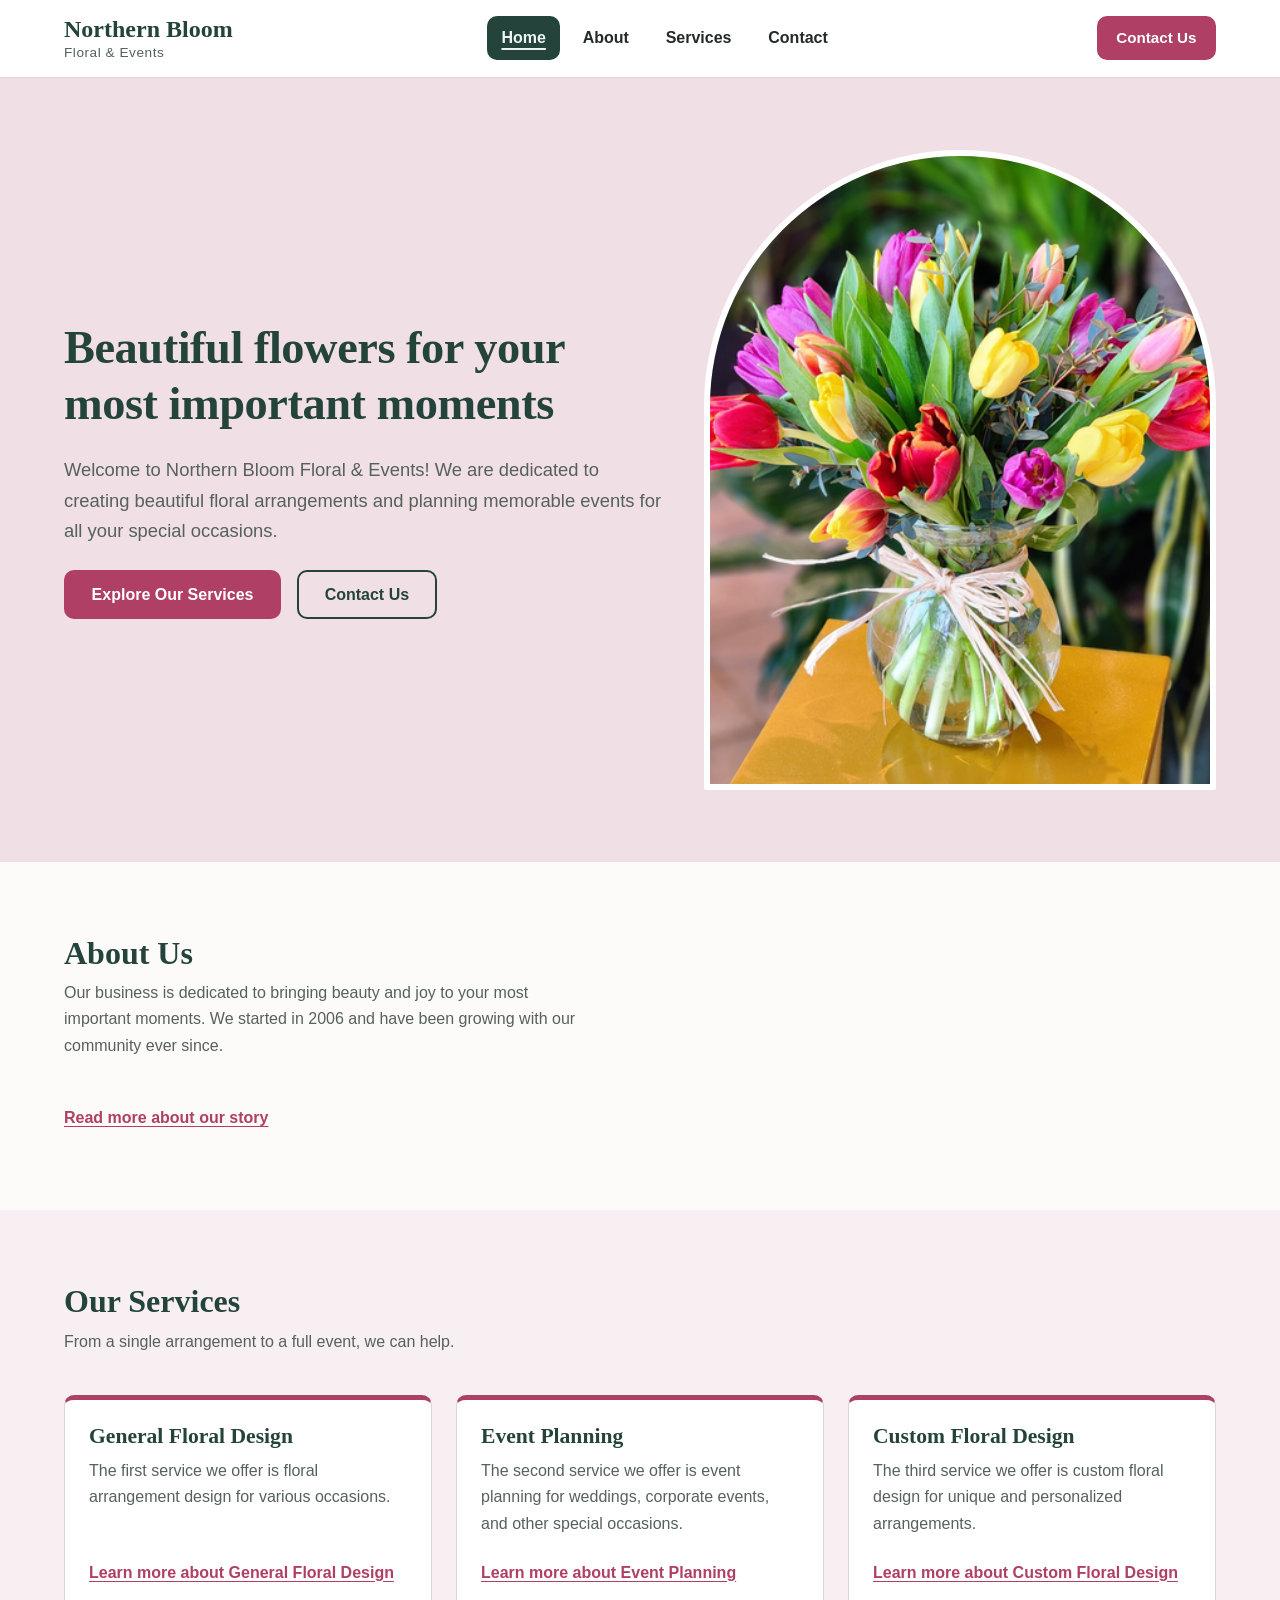
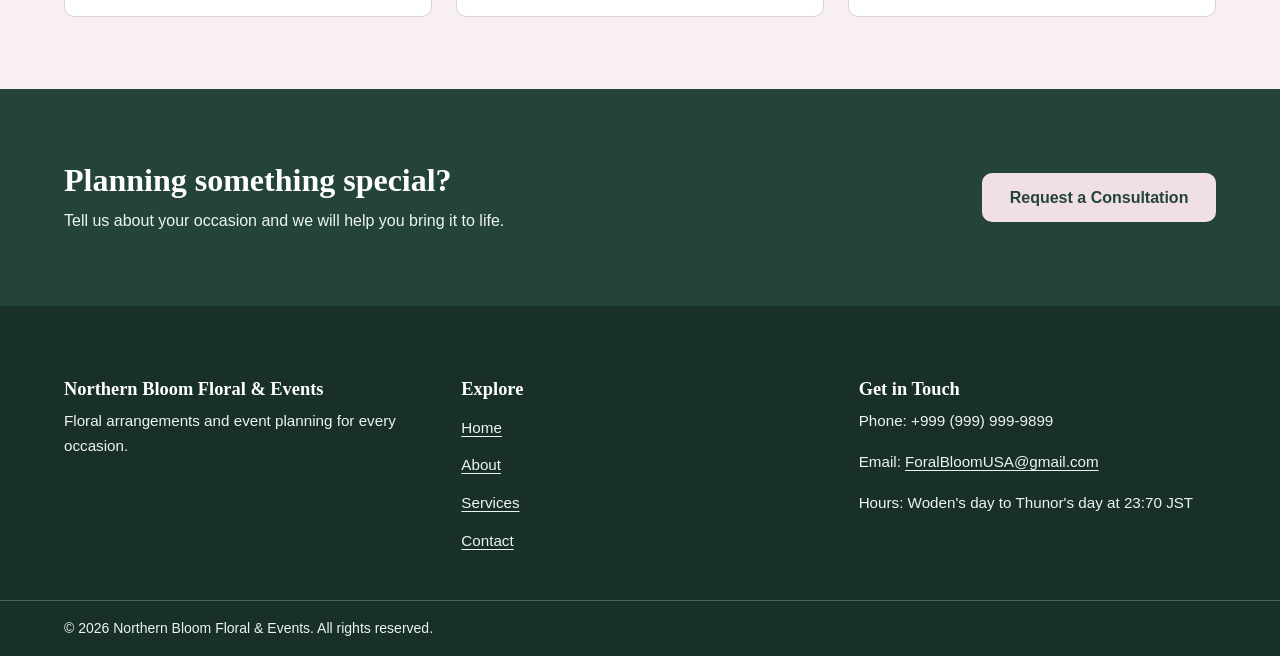
<file: index.html>
<!DOCTYPE html>
<html lang="en">

<head>
    <meta charset="UTF-8">
    <meta name="viewport" content="width=device-width, initial-scale=1.0">
    <meta name="description" content="Floral arrangements and event planning for every occasion.">
    <title>Home | Northern Bloom Floral &amp; Events</title>
    <link rel="stylesheet" href="css/style.css">
    <script src="js/script.js" defer></script>

<!-- WEB DESIGN STUDIO: PWA identity and registration added by the conversion lab. -->
<link rel="manifest" href="wdapp.webmanifest">
<meta name="theme-color" content="#2258d4">
<script defer src="wdapp-register.js"></script>
</head>
<body>
    <a class="skip-link" href="#main-content">Skip to main content</a>

    <header class="site-header">
        <div class="container header-inner">
            <a class="site-logo" href="index.html">
                Northern Bloom
                <span class="site-logo-subtitle">Floral &amp; Events</span>
            </a>

            <button class="menu-toggle" type="button" aria-expanded="false" aria-controls="main-navigation">Menu</button>

            <nav class="site-nav" id="main-navigation" aria-label="Main navigation">
                <ul>
                    <li><a href="index.html" aria-current="page">Home</a></li>
                    <li><a href="about.html">About</a></li>
                    <li><a href="services.html">Services</a></li>
                    <li><a href="contact.html">Contact</a></li>
                </ul>
            </nav>

            <a href="contact.html" class="button button-small">Contact Us</a>
        </div>
    </header>

    <main id="main-content">
        <section id="home" class="hero">
            <div class="container hero-inner">
                <div class="hero-content">
                    <h1>Beautiful flowers for your most important moments</h1>
                    <p class="lead">
                        Welcome to Northern Bloom Floral &amp; Events! We are dedicated to creating beautiful floral
                        arrangements and planning memorable events for all your special occasions.
                    </p>
                    <div class="hero-actions">
                        <a href="services.html" class="button">Explore Our Services</a>
                        <a href="contact.html" class="button button-outline">Contact Us</a>
                    </div>
                </div>
                <img src="images/York-Flowers.png" alt="Vase of colorful red, pink, yellow, and purple tulips tied with a natural ribbon, sitting on a yellow table" class="hero-image" width="500" height="500">
            </div>
        </section>

        <section id="about" class="section">
            <div class="container">
                <h2 class="section-title">About Us</h2>
                <p class="section-intro">
                    Our business is dedicated to bringing beauty and joy to your most important moments.
                    We started in 2006 and have been growing with our community ever since.
                </p>
                <a href="about.html" class="text-link">Read more about our story</a>
            </div>
        </section>

        <section id="services" class="section section-alt">
            <div class="container">
                <h2 class="section-title">Our Services</h2>
                <p class="section-intro">From a single arrangement to a full event, we can help.</p>

                <div class="card-grid">
                <article class="card service-card">
                    <h3>General Floral Design</h3>
                    <p>The first service we offer is floral arrangement design for various occasions.</p>
                    <a href="services.html" class="text-link">Learn more about General Floral Design</a>
                </article>

                <article class="card service-card">
                    <h3>Event Planning</h3>
                    <p>The second service we offer is event planning for weddings, corporate events, and other special occasions.</p>
                    <a href="services.html" class="text-link">Learn more about Event Planning</a>
                </article>

                <article class="card service-card">
                    <h3>Custom Floral Design</h3>
                    <p>The third service we offer is custom floral design for unique and personalized arrangements.</p>
                    <a href="services.html" class="text-link">Learn more about Custom Floral Design</a>
                </article>
                </div>
            </div>
        </section>

        <section class="cta-band">
            <div class="container cta-band-inner">
                <div>
                    <h2>Planning something special?</h2>
                    <p>Tell us about your occasion and we will help you bring it to life.</p>
                </div>
                <a href="contact.html" class="button button-light">Request a Consultation</a>
            </div>
        </section>
    </main>

    <footer class="site-footer">
        <div class="container footer-columns">
            <div class="footer-column">
                <h2>Northern Bloom Floral &amp; Events</h2>
                <p>Floral arrangements and event planning for every occasion.</p>
            </div>

            <nav class="footer-column" aria-label="Footer navigation">
                <h2>Explore</h2>
                <ul class="footer-links">
                    <li><a href="index.html">Home</a></li>
                    <li><a href="about.html">About</a></li>
                    <li><a href="services.html">Services</a></li>
                    <li><a href="contact.html">Contact</a></li>
                </ul>
            </nav>

            <div class="footer-column">
                <h2>Get in Touch</h2>
                <p>Phone: +999 (999) 999-9899</p>
                <p>Email: <a href="mailto:ForalBloomUSA@gmail.com">ForalBloomUSA@gmail.com</a></p>
                <p>Hours: Woden's day to Thunor's day at 23:70 JST</p>
            </div>
        </div>

        <div class="footer-copyright">
            <div class="container">
                <p>&copy; 2026 Northern Bloom Floral &amp; Events. All rights reserved.</p>
            </div>
        </div>
    </footer>
</body>

</html>
</file>
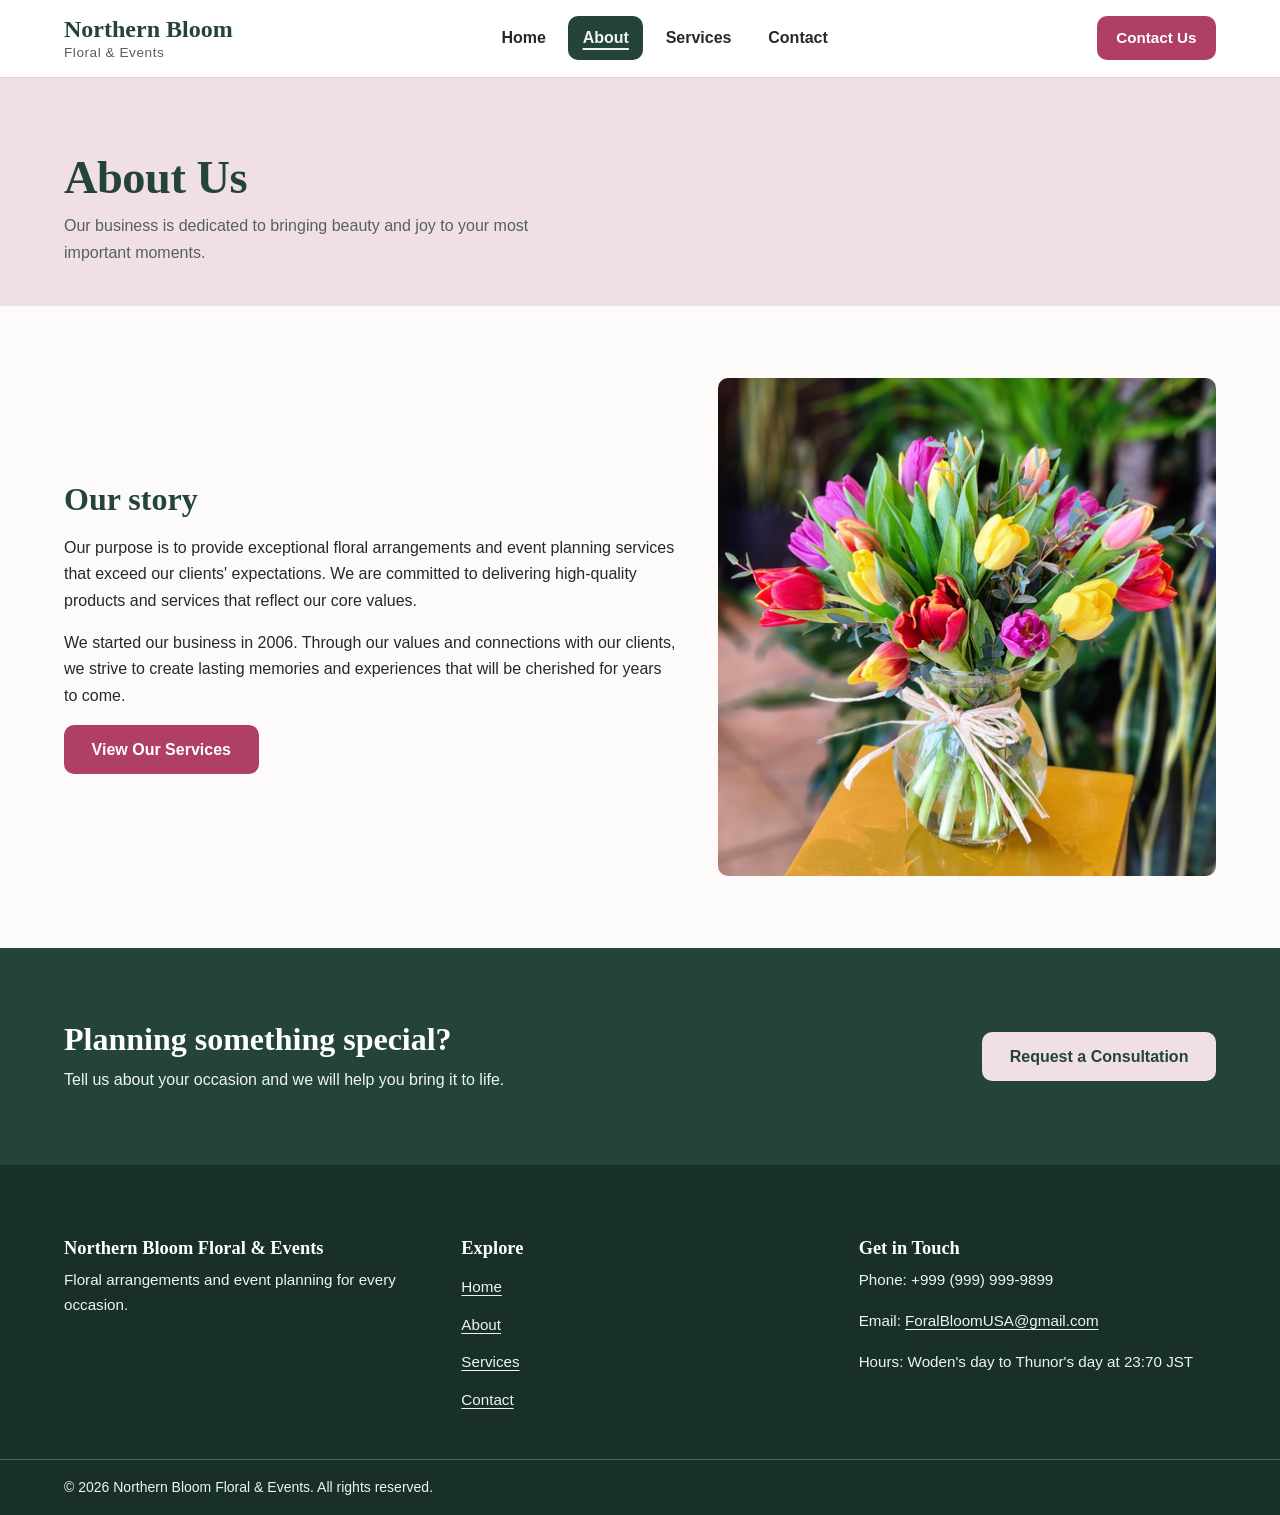
<file: about.html>
<!DOCTYPE html>
<html lang="en">

<head>
    <meta charset="UTF-8">
    <meta name="viewport" content="width=device-width, initial-scale=1.0">
    <meta name="description" content="Learn about Northern Bloom Floral & Events, in business since 2006.">
    <title>About Us | Northern Bloom Floral &amp; Events</title>
    <link rel="stylesheet" href="css/style.css">
    <script src="js/script.js" defer></script>

<!-- WEB DESIGN STUDIO: PWA identity and registration added by the conversion lab. -->
<link rel="manifest" href="wdapp.webmanifest">
<meta name="theme-color" content="#2258d4">
<script defer src="wdapp-register.js"></script>
</head>
<body>
    <a class="skip-link" href="#main-content">Skip to main content</a>

    <header class="site-header">
        <div class="container header-inner">
            <a class="site-logo" href="index.html">
                Northern Bloom
                <span class="site-logo-subtitle">Floral &amp; Events</span>
            </a>

            <button class="menu-toggle" type="button" aria-expanded="false" aria-controls="main-navigation">Menu</button>

            <nav class="site-nav" id="main-navigation" aria-label="Main navigation">
                <ul>
                    <li><a href="index.html">Home</a></li>
                    <li><a href="about.html" aria-current="page">About</a></li>
                    <li><a href="services.html">Services</a></li>
                    <li><a href="contact.html">Contact</a></li>
                </ul>
            </nav>

            <a href="contact.html" class="button button-small">Contact Us</a>
        </div>
    </header>

    <main id="main-content">
        <section class="page-heading">
            <div class="container">
                <h1>About Us</h1>
                <p>Our business is dedicated to bringing beauty and joy to your most important moments.</p>
            </div>
        </section>

        <section id="about" class="section">
            <div class="container split">
                <div class="split-text">
                    <h2>Our story</h2>
                    <p>
                        Our purpose is to provide exceptional floral arrangements and event planning services that
                        exceed our clients' expectations. We are committed to delivering high-quality products and
                        services that reflect our core values.
                    </p>
                    <p>
                        We started our business in 2006. Through our values and connections with our clients, we
                        strive to create lasting memories and experiences that will be cherished for years to come.
                    </p>
                    <a href="services.html" class="button">View Our Services</a>
                </div>
                <div class="split-media">
                    <img src="images/York-Flowers.png" alt="Vase of colorful red, pink, yellow, and purple tulips tied with a natural ribbon, sitting on a yellow table" width="500" height="500" loading="lazy">
                </div>
            </div>
        </section>

        <section class="cta-band">
            <div class="container cta-band-inner">
                <div>
                    <h2>Planning something special?</h2>
                    <p>Tell us about your occasion and we will help you bring it to life.</p>
                </div>
                <a href="contact.html" class="button button-light">Request a Consultation</a>
            </div>
        </section>
    </main>

    <footer class="site-footer">
        <div class="container footer-columns">
            <div class="footer-column">
                <h2>Northern Bloom Floral &amp; Events</h2>
                <p>Floral arrangements and event planning for every occasion.</p>
            </div>

            <nav class="footer-column" aria-label="Footer navigation">
                <h2>Explore</h2>
                <ul class="footer-links">
                    <li><a href="index.html">Home</a></li>
                    <li><a href="about.html">About</a></li>
                    <li><a href="services.html">Services</a></li>
                    <li><a href="contact.html">Contact</a></li>
                </ul>
            </nav>

            <div class="footer-column">
                <h2>Get in Touch</h2>
                <p>Phone: +999 (999) 999-9899</p> 
                <p>Email: <a href="mailto:ForalBloomUSA@gmail.com">ForalBloomUSA@gmail.com</a></p>
                <p>Hours: Woden's day to Thunor's day at 23:70 JST</p>
            </div>
        </div>

        <div class="footer-copyright">
            <div class="container">
                <p>&copy; 2026 Northern Bloom Floral &amp; Events. All rights reserved.</p>
            </div>
        </div>
    </footer>
</body>

</html>
</file>
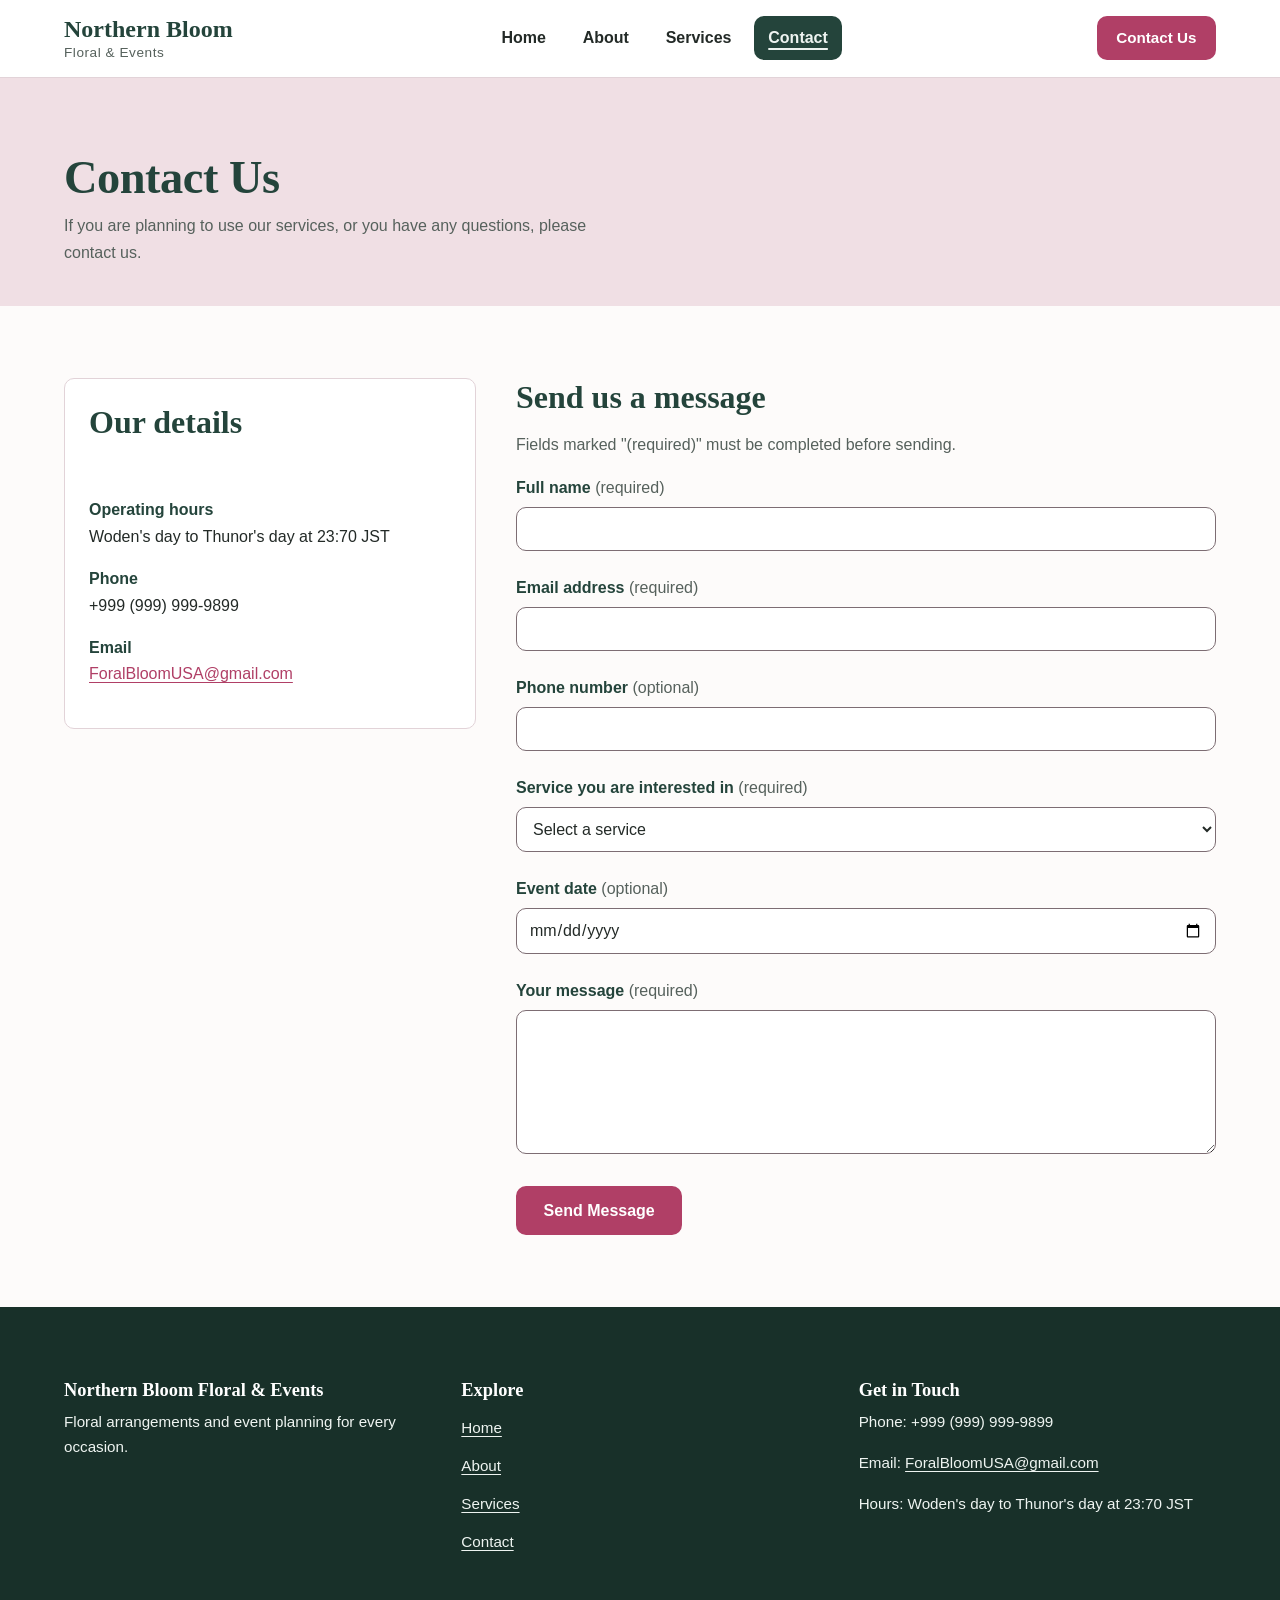
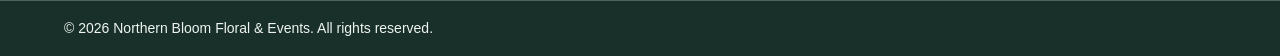
<file: contact.html>
<!DOCTYPE html>
<html lang="en">

<head>
    <meta charset="UTF-8">
    <meta name="viewport" content="width=device-width, initial-scale=1.0">
    <meta name="description" content="Contact Northern Bloom Floral & Events about flowers and events.">
    <title>Contact Us | Northern Bloom Floral &amp; Events</title>
    <link rel="stylesheet" href="css/style.css">
    <script src="js/script.js" defer></script>

<!-- WEB DESIGN STUDIO: PWA identity and registration added by the conversion lab. -->
<link rel="manifest" href="wdapp.webmanifest">
<meta name="theme-color" content="#2258d4">
<script defer src="wdapp-register.js"></script>
</head>
<body>
    <a class="skip-link" href="#main-content">Skip to main content</a>

    <header class="site-header">
        <div class="container header-inner">
            <a class="site-logo" href="index.html">
                Northern Bloom
                <span class="site-logo-subtitle">Floral &amp; Events</span>
            </a>

            <button class="menu-toggle" type="button" aria-expanded="false" aria-controls="main-navigation">Menu</button>

            <nav class="site-nav" id="main-navigation" aria-label="Main navigation">
                <ul>
                    <li><a href="index.html">Home</a></li>
                    <li><a href="about.html">About</a></li>
                    <li><a href="services.html">Services</a></li>
                    <li><a href="contact.html" aria-current="page">Contact</a></li>
                </ul>
            </nav>

            <a href="contact.html" class="button button-small">Contact Us</a>
        </div>
    </header>

    <main id="main-content">
        <section class="page-heading">
            <div class="container">
                <h1>Contact Us</h1>
                <p>If you are planning to use our services, or you have any questions, please contact us.</p>
            </div>
        </section>

        <section id="contact" class="section">
            <div class="container contact-layout">
                <section class="contact-info card" aria-labelledby="details-heading">
                    <h2 id="details-heading">Our details</h2>
                    <dl class="contact-details">
                        <dt>Operating hours</dt>
                        <dd>Woden's day to Thunor's day at 23:70 JST</dd>
                        <dt>Phone</dt>
                        <dd>+999 (999) 999-9899</dd>
                        <dt>Email</dt>
                        <dd><a href="mailto:ForalBloomUSA@gmail.com">ForalBloomUSA@gmail.com</a></dd>
                    </dl>
                </section>

                <form class="contact-form" id="contact-form" action="#" method="post" aria-labelledby="form-heading">
                    <h2 id="form-heading">Send us a message</h2>
                    <p class="form-note">Fields marked "(required)" must be completed before sending.</p>

                    <div class="form-group">
                        <label for="name">Full name <span class="required">(required)</span></label>
                        <input type="text" id="name" name="name" autocomplete="name" required aria-describedby="name-error">
                        <p class="error-message" id="name-error"></p>
                    </div>

                    <div class="form-group">
                        <label for="email">Email address <span class="required">(required)</span></label>
                        <input type="email" id="email" name="email" autocomplete="email" required aria-describedby="email-error">
                        <p class="error-message" id="email-error"></p>
                    </div>

                    <div class="form-group">
                        <label for="phone">Phone number <span class="required">(optional)</span></label>
                        <input type="tel" id="phone" name="phone" autocomplete="tel" aria-describedby="phone-error">
                        <p class="error-message" id="phone-error"></p>
                    </div>

                    <div class="form-group">
                        <label for="service">Service you are interested in <span class="required">(required)</span></label>
                        <select id="service" name="service" required aria-describedby="service-description service-error">
                            <option value="">Select a service</option>
                            <option value="general" data-description="Floral arrangement design for various occasions.">General Floral Design</option>
                            <option value="event" data-description="Event planning for weddings, corporate events, and other special occasions.">Event Planning</option>
                            <option value="custom" data-description="Custom floral design for unique and personalized arrangements.">Custom Floral Design</option>
                        </select>
                        <p class="field-hint" id="service-description"></p>
                        <p class="error-message" id="service-error"></p>
                    </div>

                    <div class="form-group">
                        <label for="event-date">Event date <span class="required">(optional)</span></label>
                        <input type="date" id="event-date" name="event-date" aria-describedby="event-date-error">
                        <p class="error-message" id="event-date-error"></p>
                    </div>

                    <div class="form-group">
                        <label for="message">Your message <span class="required">(required)</span></label>
                        <textarea id="message" name="message" rows="6" required aria-describedby="message-error"></textarea>
                        <p class="error-message" id="message-error"></p>
                    </div>

                    <div class="form-status" id="form-status" role="status"></div>

                    <button type="submit" class="button">Send Message</button>
                </form>
            </div>
        </section>
    </main>

    <footer class="site-footer">
        <div class="container footer-columns">
            <div class="footer-column">
                <h2>Northern Bloom Floral &amp; Events</h2>
                <p>Floral arrangements and event planning for every occasion.</p>
            </div>

            <nav class="footer-column" aria-label="Footer navigation">
                <h2>Explore</h2>
                <ul class="footer-links">
                    <li><a href="index.html">Home</a></li>
                    <li><a href="about.html">About</a></li>
                    <li><a href="services.html">Services</a></li>
                    <li><a href="contact.html">Contact</a></li>
                </ul>
            </nav>

            <div class="footer-column">
                <h2>Get in Touch</h2>
                <p>Phone: +999 (999) 999-9899</p>
                <p>Email: <a href="mailto:ForalBloomUSA@gmail.com">ForalBloomUSA@gmail.com</a></p>
                <p>Hours: Woden's day to Thunor's day at 23:70 JST</p>
            </div>
        </div>

        <div class="footer-copyright">
            <div class="container">
                <p>&copy; 2026 Northern Bloom Floral &amp; Events. All rights reserved.</p>
            </div>
        </div>
    </footer>
</body>

</html>
</file>
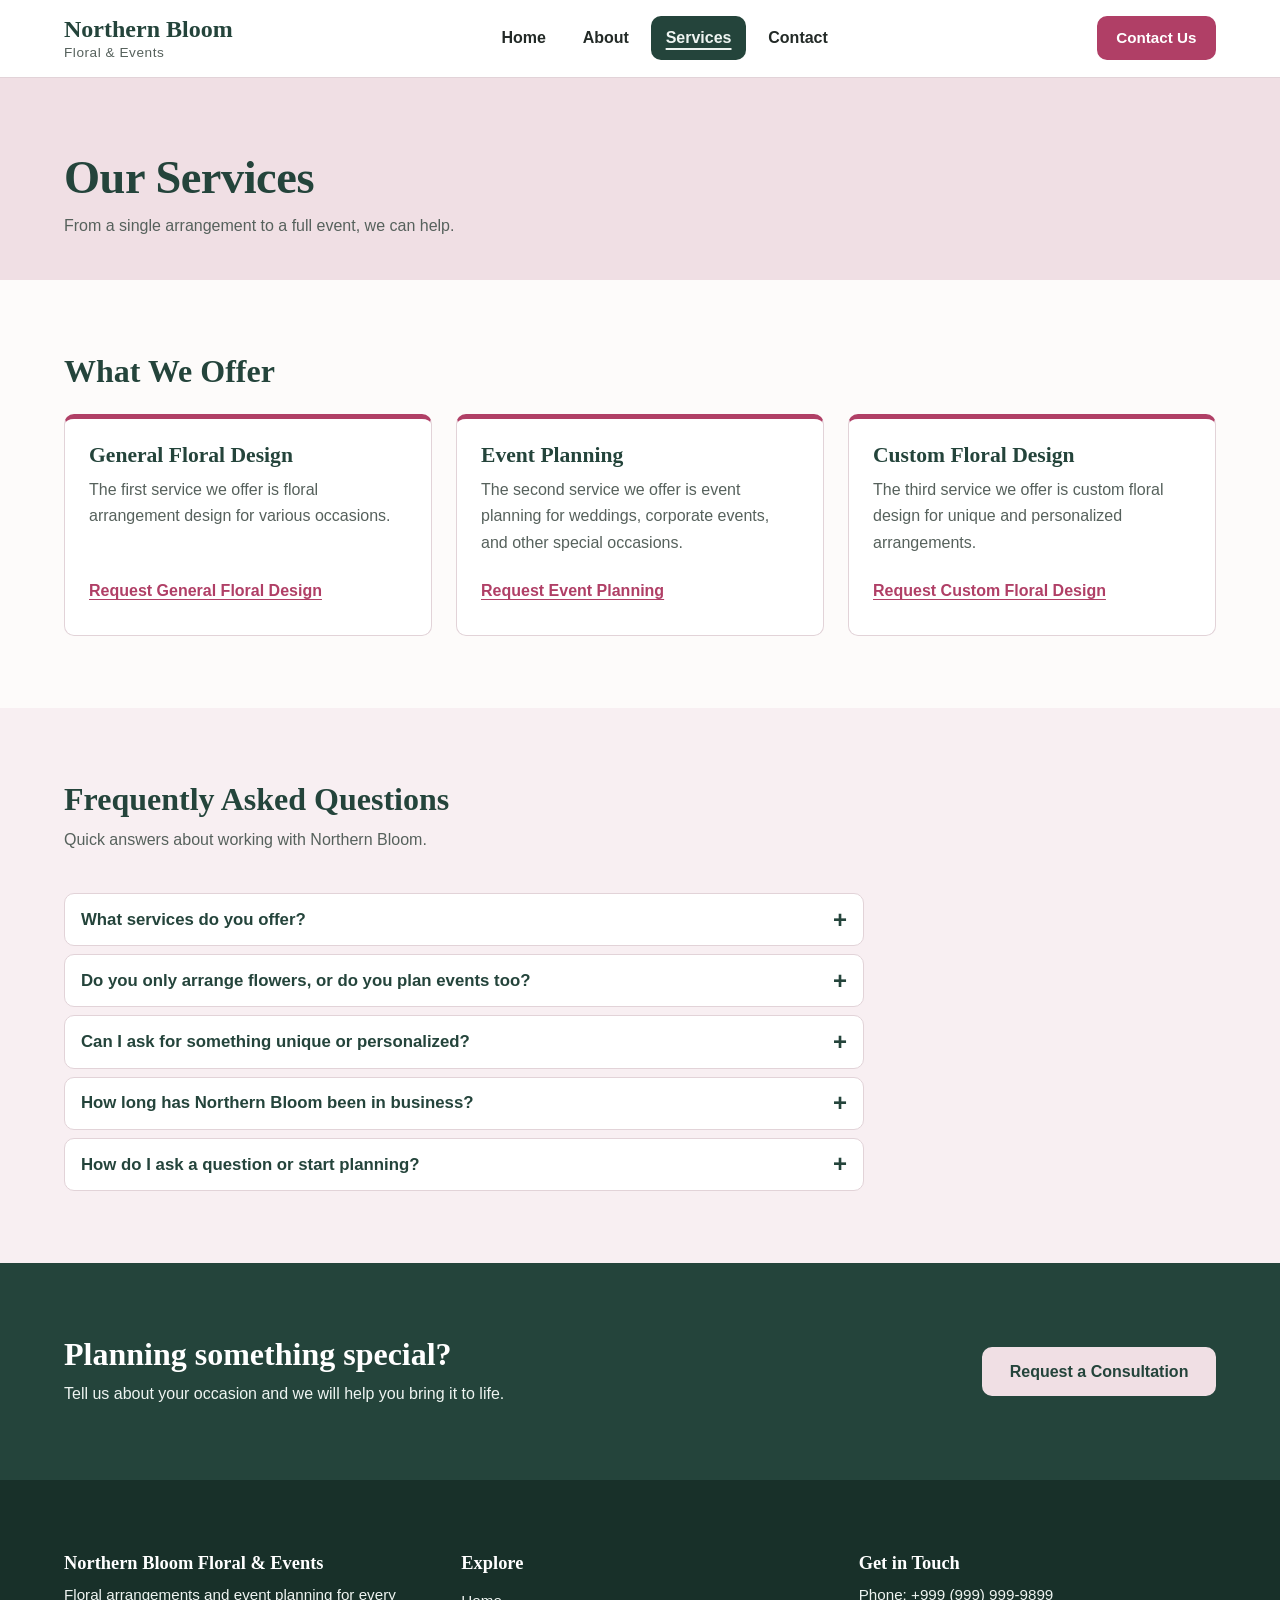
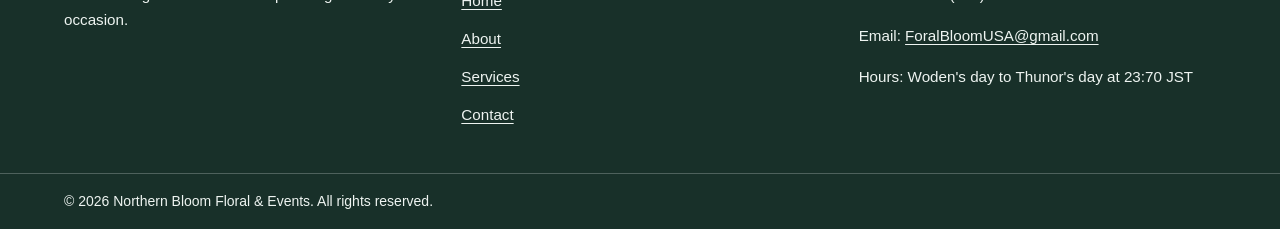
<file: services.html>
<!DOCTYPE html>
<html lang="en">

<head>
    <meta charset="UTF-8">
    <meta name="viewport" content="width=device-width, initial-scale=1.0">
    <meta name="description" content="Floral design, custom arrangements, and event planning.">
    <title>Our Services | Northern Bloom Floral &amp; Events</title>
    <link rel="stylesheet" href="css/style.css">
    <script src="js/script.js" defer></script>

<!-- WEB DESIGN STUDIO: PWA identity and registration added by the conversion lab. -->
<link rel="manifest" href="wdapp.webmanifest">
<meta name="theme-color" content="#2258d4">
<script defer src="wdapp-register.js"></script>
</head>
<body>
    <a class="skip-link" href="#main-content">Skip to main content</a>

    <header class="site-header">
        <div class="container header-inner">
            <a class="site-logo" href="index.html">
                Northern Bloom
                <span class="site-logo-subtitle">Floral &amp; Events</span>
            </a>

            <button class="menu-toggle" type="button" aria-expanded="false" aria-controls="main-navigation">Menu</button>

            <nav class="site-nav" id="main-navigation" aria-label="Main navigation">
                <ul>
                    <li><a href="index.html">Home</a></li>
                    <li><a href="about.html">About</a></li>
                    <li><a href="services.html" aria-current="page">Services</a></li>
                    <li><a href="contact.html">Contact</a></li>
                </ul>
            </nav>

            <a href="contact.html" class="button button-small">Contact Us</a>
        </div>
    </header>

    <main id="main-content">
        <section class="page-heading">
            <div class="container">
                <h1>Our Services</h1>
                <p>From a single arrangement to a full event, we can help.</p>
            </div>
        </section>

        <section id="services" class="section">
            <div class="container">
                <h2 class="section-title">What We Offer</h2>
                <div class="card-grid">
                <article class="card service-card">
                    <h3>General Floral Design</h3>
                    <p>The first service we offer is floral arrangement design for various occasions.</p>
                    <a href="contact.html?service=general" class="text-link">Request General Floral Design</a>
                </article>

                <article class="card service-card">
                    <h3>Event Planning</h3>
                    <p>The second service we offer is event planning for weddings, corporate events, and other special occasions.</p>
                    <a href="contact.html?service=event" class="text-link">Request Event Planning</a>
                </article>

                <article class="card service-card">
                    <h3>Custom Floral Design</h3>
                    <p>The third service we offer is custom floral design for unique and personalized arrangements.</p>
                    <a href="contact.html?service=custom" class="text-link">Request Custom Floral Design</a>
                </article>
                </div>
            </div>
        </section>

        <section id="faq" class="section section-alt">
            <div class="container">
                <h2 class="section-title">Frequently Asked Questions</h2>
                <p class="section-intro">Quick answers about working with Northern Bloom.</p>

                <div class="faq-list">
                    <div class="faq-item">
                        <h3 class="faq-heading">
                            <button type="button" class="faq-question" id="faq-question-1" aria-expanded="false" aria-controls="faq-answer-1">What services do you offer?</button>
                        </h3>
                        <div class="faq-answer" id="faq-answer-1">
                            <p>We offer general floral design, event planning, and custom floral design.</p>
                        </div>
                    </div>

                    <div class="faq-item">
                        <h3 class="faq-heading">
                            <button type="button" class="faq-question" id="faq-question-2" aria-expanded="false" aria-controls="faq-answer-2">Do you only arrange flowers, or do you plan events too?</button>
                        </h3>
                        <div class="faq-answer" id="faq-answer-2">
                            <p>Both. Along with floral arrangements, we plan events such as weddings, corporate events, and other special occasions.</p>
                        </div>
                    </div>

                    <div class="faq-item">
                        <h3 class="faq-heading">
                            <button type="button" class="faq-question" id="faq-question-3" aria-expanded="false" aria-controls="faq-answer-3">Can I ask for something unique or personalized?</button>
                        </h3>
                        <div class="faq-answer" id="faq-answer-3">
                            <p>Yes. Our custom floral design service is for unique and personalized arrangements.</p>
                            <p><a href="contact.html?service=custom">Request Custom Floral Design</a></p>
                        </div>
                    </div>

                    <div class="faq-item">
                        <h3 class="faq-heading">
                            <button type="button" class="faq-question" id="faq-question-4" aria-expanded="false" aria-controls="faq-answer-4">How long has Northern Bloom been in business?</button>
                        </h3>
                        <div class="faq-answer" id="faq-answer-4">
                            <p>We started our business in 2006 and have been growing with our community ever since.</p>
                        </div>
                    </div>

                    <div class="faq-item">
                        <h3 class="faq-heading">
                            <button type="button" class="faq-question" id="faq-question-5" aria-expanded="false" aria-controls="faq-answer-5">How do I ask a question or start planning?</button>
                        </h3>
                        <div class="faq-answer" id="faq-answer-5">
                            <p>Call us at +999 (999) 999-9899, email <a href="mailto:ForalBloomUSA@gmail.com">ForalBloomUSA@gmail.com</a>, or send a message through our contact page.</p>
                            <p><a href="contact.html">Open the Contact Page</a></p>
                        </div>
                    </div>
                </div>
            </div>
        </section>

        <section class="cta-band">
            <div class="container cta-band-inner">
                <div>
                    <h2>Planning something special?</h2>
                    <p>Tell us about your occasion and we will help you bring it to life.</p>
                </div>
                <a href="contact.html" class="button button-light">Request a Consultation</a>
            </div>
        </section>
    </main>

    <footer class="site-footer">
        <div class="container footer-columns">
            <div class="footer-column">
                <h2>Northern Bloom Floral &amp; Events</h2>
                <p>Floral arrangements and event planning for every occasion.</p>
            </div>

            <nav class="footer-column" aria-label="Footer navigation">
                <h2>Explore</h2>
                <ul class="footer-links">
                    <li><a href="index.html">Home</a></li>
                    <li><a href="about.html">About</a></li>
                    <li><a href="services.html">Services</a></li>
                    <li><a href="contact.html">Contact</a></li>
                </ul>
            </nav>

            <div class="footer-column">
                <h2>Get in Touch</h2>
                <p>Phone: +999 (999) 999-9899</p>
                <p>Email: <a href="mailto:ForalBloomUSA@gmail.com">ForalBloomUSA@gmail.com</a></p>
                <p>Hours: Woden's day to Thunor's day at 23:70 JST</p>
            </div>
        </div>

        <div class="footer-copyright">
            <div class="container">
                <p>&copy; 2026 Northern Bloom Floral &amp; Events. All rights reserved.</p>
            </div>
        </div>
    </footer>
</body>

</html>
</file>
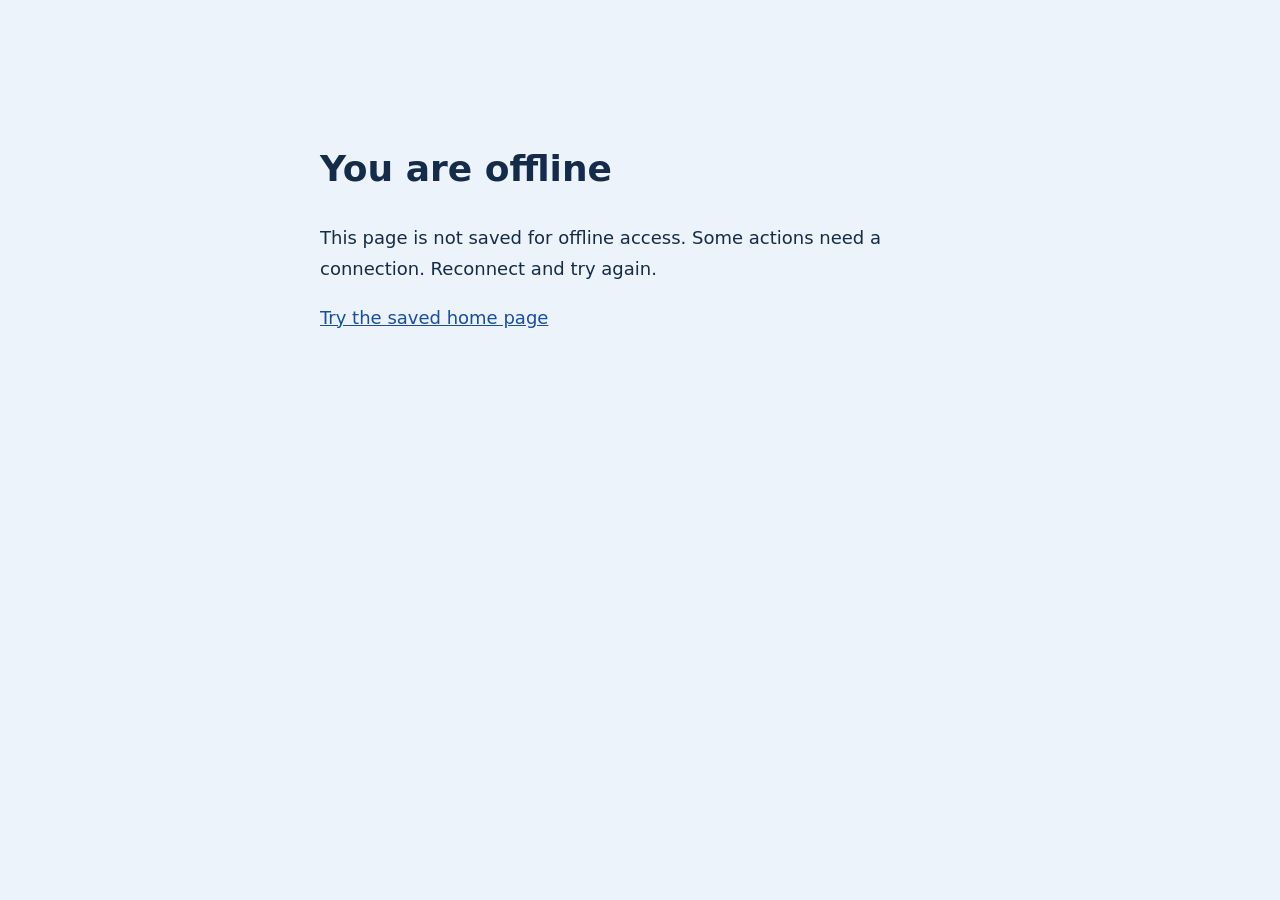
<file: wdapp-offline.html>
<!doctype html><html lang="en"><head><meta charset="utf-8"><meta name="viewport" content="width=device-width,initial-scale=1"><title>Offline · Northern Bloom</title><style>body{font:18px/1.7 system-ui;max-width:640px;margin:10vh auto;padding:24px;color:#142b49;background:#edf3fa}a{color:#174ea6}</style></head><body><main><h1>You are offline</h1><p>This page is not saved for offline access. Some actions need a connection. Reconnect and try again.</p><a href="./index.html">Try the saved home page</a></main></body></html>
</file>
<file: css/style.css>
/* =====================================================
   Northern Bloom Floral & Events
   Phase 1 and 2 - CSS Styling, Page Layout, and Responsive Design
   Author: Alex McBride
===================================================== */


/* =========================
   Custom Properties
========================= */
:root {
    /* Colors */
    --color-primary: #24443b;          /* deep spruce green */
    --color-primary-dark: #183029;     /* footer / dark bands */
    --color-secondary: #f0dfe4;        /* soft blush petal */
    --color-secondary-light: #f8eff2;  /* lighter blush section background */
    --color-accent: #b03f66;           /* peony pink for buttons */
    --color-accent-dark: #8f2f52;      /* button hover */
    --color-background: #fdfbfa;       /* page background */
    --color-surface: #ffffff;          /* cards and inputs */
    --color-text: #232a27;             /* body text */
    --color-text-muted: #56615c;       /* secondary text */
    --color-text-on-dark: #eef4f1;     /* text on spruce backgrounds */
    --color-border: #e2d3d8;

    /* Typography */
    --font-heading: Georgia, "Times New Roman", serif;
    --font-body: "Segoe UI", "Helvetica Neue", Arial, sans-serif;

    /* Spacing and shape */
    --space-xs: 0.5rem;
    --space-sm: 1rem;
    --space-md: 1.5rem;
    --space-lg: 2.5rem;
    --space-xl: 4.5rem;
    --radius: 10px;
}


/* =========================
   Global Styles
========================= */
*,
*::before,
*::after {
    box-sizing: border-box;
}

body {
    margin: 0;
    background-color: var(--color-background);
    color: var(--color-text);
    font-family: var(--font-body);
    font-size: 1rem;
    line-height: 1.65;
}

img {
    display: block;
    max-width: 100%;
    height: auto;
}

a {
    color: var(--color-accent);
    text-underline-offset: 0.2em;
}

a:hover {
    color: var(--color-accent-dark);
}

a:focus-visible,
button:focus-visible,
input:focus-visible,
select:focus-visible,
textarea:focus-visible {
    outline: 3px solid var(--color-accent);
    outline-offset: 3px;
}

ul {
    margin: 0;
    padding: 0;
}

p {
    margin: 0 0 var(--space-sm);
}

.container {
    width: 90%;
    max-width: 75rem;
    margin: 0 auto;
}


/* =========================
   Typography
========================= */
h1,
h2,
h3 {
    margin: 0 0 var(--space-sm);
    color: var(--color-primary);
    font-family: var(--font-heading);
    font-weight: 700;
    line-height: 1.2;
}

h1 {
    font-size: clamp(2rem, 1.4rem + 3vw, 2.9rem);
    letter-spacing: -0.01em;
}

h2 {
    font-size: clamp(1.5rem, 1.1rem + 1.8vw, 2rem);
}

h3 {
    font-size: 1.35rem;
}

.lead {
    max-width: 60ch;
    font-size: 1.15rem;
    color: var(--color-text-muted);
}

.section-title {
    margin-bottom: var(--space-xs);
}

.section-intro {
    max-width: 60ch;
    margin-bottom: var(--space-lg);
    color: var(--color-text-muted);
}


/* =========================
   Header
========================= */
.site-header {
    background-color: var(--color-surface);
    border-bottom: 1px solid var(--color-border);
}

.header-inner {
    display: flex;
    align-items: center;
    justify-content: space-between;
    flex-wrap: wrap;
    gap: var(--space-sm) var(--space-md);
    padding: var(--space-sm) 0;
}

.site-logo {
    display: flex;
    flex-direction: column;
    color: var(--color-primary);
    font-family: var(--font-heading);
    font-size: clamp(1.25rem, 1rem + 1.5vw, 1.5rem);
    font-weight: 700;
    line-height: 1.1;
    text-decoration: none;
}

.site-logo:hover {
    color: var(--color-primary);
}

.site-logo-subtitle {
    margin-top: 0.2rem;
    color: var(--color-text-muted);
    font-family: var(--font-body);
    font-size: 0.85rem;
    font-weight: 400;
    letter-spacing: 0.04em;
}


/* =========================
   Navigation
========================= */
.site-nav ul {
    display: flex;
    flex-wrap: wrap;
    gap: var(--space-xs);
    list-style: none;
}

.site-nav a {
    display: flex;
    align-items: center;
    min-height: 2.75rem;
    padding: 0.5rem 0.9rem;
    border-radius: var(--radius);
    color: var(--color-text);
    font-size: 1rem;
    font-weight: 600;
    text-decoration: none;
}

.site-nav a:hover {
    background-color: var(--color-secondary);
    color: var(--color-primary);
}

.site-nav a[aria-current="page"] {
    background-color: var(--color-primary);
    color: var(--color-text-on-dark);
    text-decoration: underline;
    text-decoration-thickness: 2px;
    text-underline-offset: 0.3em;
}


/* =========================
   Hero
========================= */
.hero {
    padding: var(--space-xl) 0;
    background-color: var(--color-secondary);
}

.hero-inner {
    display: flex;
    align-items: center;
    justify-content: space-between;
    gap: var(--space-lg);
}

.hero-content {
    flex: 1 1 55%;
}

.hero-content h1 {
    margin-bottom: var(--space-md);
}

.hero-actions {
    display: flex;
    flex-wrap: wrap;
    gap: var(--space-sm);
    margin-top: var(--space-md);
}

.hero-image {
    flex: 0 1 24rem;
    width: 100%;
    aspect-ratio: 4 / 5;
    object-fit: cover;
    border-radius: 999px 999px var(--radius) var(--radius);
    border: 6px solid var(--color-surface);
}


/* =========================
   Main Content
========================= */
.section {
    padding: var(--space-xl) 0;
}

.section-alt {
    background-color: var(--color-secondary-light);
}

.page-heading {
    padding: var(--space-xl) 0 var(--space-lg);
    background-color: var(--color-secondary);
}

.page-heading h1 {
    margin-bottom: var(--space-xs);
}

.page-heading p {
    max-width: 60ch;
    margin-bottom: 0;
    color: var(--color-text-muted);
}

.split {
    display: flex;
    align-items: center;
    gap: var(--space-lg);
}

.split-text {
    flex: 1 1 50%;
}

.split-media {
    flex: 1 1 40%;
}

.split-media img {
    width: 100%;
    border-radius: var(--radius);
}

.text-link {
    display: inline-block;
    padding: 0.4rem 0;
    font-weight: 600;
}


/* =========================
   Components
========================= */
.button {
    display: inline-flex;
    align-items: center;
    justify-content: center;
    min-height: 2.75rem;
    padding: 0.8rem 1.6rem;
    border: 2px solid var(--color-accent);
    border-radius: var(--radius);
    background-color: var(--color-accent);
    color: #ffffff;
    font-family: var(--font-body);
    font-size: 1rem;
    font-weight: 600;
    line-height: 1.2;
    text-align: center;
    text-decoration: none;
    cursor: pointer;
    transition: background-color 0.2s, border-color 0.2s, color 0.2s;
}

.button:hover {
    border-color: var(--color-accent-dark);
    background-color: var(--color-accent-dark);
    color: #ffffff;
}

.button-outline {
    background-color: transparent;
    color: var(--color-primary);
    border-color: var(--color-primary);
}

.button-outline:hover {
    background-color: var(--color-primary);
    border-color: var(--color-primary);
    color: var(--color-text-on-dark);
}

.button-light {
    border-color: var(--color-secondary);
    background-color: var(--color-secondary);
    color: var(--color-primary);
}

.button-light:hover {
    border-color: #ffffff;
    background-color: #ffffff;
    color: var(--color-primary);
}

.button-small {
    padding: 0.55rem 1.1rem;
    font-size: 0.95rem;
}

.card-grid {
    display: grid;
    grid-template-columns: repeat(3, 1fr);
    gap: var(--space-md);
}

.card {
    display: flex;
    flex-direction: column;
    padding: var(--space-md);
    border: 1px solid var(--color-border);
    border-radius: var(--radius);
    background-color: var(--color-surface);
}

.card h3 {
    margin-bottom: var(--space-xs);
}

.card p {
    color: var(--color-text-muted);
}

.service-card {
    border-top: 5px solid var(--color-accent);
}

.service-card .text-link {
    margin-top: auto;
}

.cta-band {
    padding: var(--space-xl) 0;
    background-color: var(--color-primary);
    color: var(--color-text-on-dark);
}

.cta-band-inner {
    display: flex;
    align-items: center;
    justify-content: space-between;
    flex-wrap: wrap;
    gap: var(--space-md);
}

.cta-band h2 {
    margin-bottom: var(--space-xs);
    color: #ffffff;
}

.cta-band p {
    margin-bottom: 0;
}


/* =========================
   Contact and Forms
========================= */
.contact-layout {
    display: flex;
    align-items: flex-start;
    gap: var(--space-lg);
}

.contact-info {
    flex: 1 1 35%;
}

.contact-details {
    margin-top: var(--space-md);
}

.contact-details dt {
    margin-top: var(--space-sm);
    color: var(--color-primary);
    font-weight: 700;
}

.contact-details dd {
    margin: 0;
}

.contact-form {
    flex: 1 1 60%;
}

.form-group {
    margin-bottom: var(--space-md);
}

label {
    display: block;
    margin-bottom: 0.35rem;
    color: var(--color-primary);
    font-weight: 600;
}

input,
select,
textarea {
    width: 100%;
    max-width: 100%;
    min-height: 2.75rem;
    padding: 0.75rem;
    border: 1px solid #7d6d73;
    border-radius: var(--radius);
    background-color: var(--color-surface);
    color: var(--color-text);
    font-family: var(--font-body);
    font-size: 1rem;
}

input:hover,
select:hover,
textarea:hover {
    border-color: var(--color-primary);
}

textarea {
    min-height: 9rem;
    resize: vertical;
}


/* =========================
   Footer
========================= */
.site-footer {
    background-color: var(--color-primary-dark);
    color: var(--color-text-on-dark);
    font-size: 0.95rem;
}

.footer-columns {
    display: flex;
    flex-wrap: wrap;
    justify-content: space-between;
    gap: var(--space-lg);
    padding: var(--space-xl) 0 var(--space-lg);
}

.footer-column {
    flex: 1 1 14rem;
}

.site-footer h2 {
    margin-bottom: var(--space-xs);
    color: #ffffff;
    font-size: 1.15rem;
}

.site-footer a {
    color: var(--color-text-on-dark);
}

.site-footer a:hover {
    color: #ffffff;
}

.footer-links {
    list-style: none;
}

.footer-links a {
    display: inline-block;
    padding: 0.4rem 0;
}

.footer-copyright {
    padding: var(--space-sm) 0;
    border-top: 1px solid rgba(238, 244, 241, 0.25);
    font-size: 0.875rem;
}

.footer-copyright p {
    margin: 0;
}


/* =====================================================
   Phase 2 - Responsive Design
===================================================== */

/* ---- Multi-column layouts: tablet ---- */
@media (max-width: 900px) {
    .card-grid {
        grid-template-columns: repeat(2, 1fr);
    }

    /* an odd last card spans the row so the grid stays balanced */
    .card-grid > .card:last-child:nth-child(odd) {
        grid-column: 1 / -1;
    }

    .split,
    .contact-layout {
        flex-direction: column;
        align-items: stretch;
    }

    .split-text,
    .split-media,
    .contact-info,
    .contact-form {
        flex: 0 0 auto;
    }

    .split-media {
        width: 100%;
        max-width: 32rem;
    }
}

/* ---- Multi-column layouts: smartphone ---- */
@media (max-width: 600px) {
    .card-grid {
        grid-template-columns: 1fr;
    }

    .cta-band-inner {
        flex-direction: column;
        align-items: flex-start;
    }
}


/* ---- Header, navigation, and hero: tablet ---- */
@media (max-width: 900px) {
    /* logo and contact button share the top row, nav gets its own row */
    .site-nav {
        order: 3;
        flex: 1 1 100%;
    }

    .site-nav ul {
        justify-content: center;
    }

    .hero-inner {
        flex-direction: column;
        align-items: stretch;
    }

    .hero-content {
        flex: 0 0 auto;
    }

    .hero-image {
        flex: 0 0 auto;
        width: min(100%, 22rem);
        margin-inline: auto;
    }
}

/* ---- Header, navigation, hero, and typography: smartphone ---- */
@media (max-width: 600px) {
    .header-inner {
        gap: var(--space-xs) var(--space-sm);
    }

    .site-logo-subtitle {
        font-size: 0.8rem;
    }

    /* 2 x 2 grid of large, well-spaced touch targets */
    .site-nav ul {
        display: grid;
        grid-template-columns: repeat(2, 1fr);
    }

    .site-nav a {
        justify-content: center;
        border: 1px solid var(--color-border);
    }

    .site-nav a[aria-current="page"] {
        border-color: var(--color-primary);
    }

    .lead {
        font-size: 1.05rem;
    }

    .hero-actions .button {
        flex: 1 1 100%;
    }

    .hero-image {
        width: min(100%, 16rem);
    }
}


/* ---- Preventing horizontal scroll (fix the cause, do not hide it) ---- */
.hero-content,
.split-text,
.contact-info,
.contact-form,
.footer-column {
    min-width: 0;
}

.hero-content h1,
.contact-details dd,
.footer-column p {
    overflow-wrap: anywhere;
}

/* ---- Spacing, forms, and footer: smartphone ---- */
@media (max-width: 600px) {
    /* tighter section spacing everywhere the spacing variables are used */
    :root {
        --space-lg: 1.75rem;
        --space-xl: 3rem;
    }

    .contact-form .button {
        width: 100%;
    }

    .footer-columns {
        flex-direction: column;
        gap: var(--space-md);
    }

    .footer-column {
        flex: 0 0 auto;
    }
}


/* ---- Accessibility: content cues ---- */
.section-title + .card-grid {
    margin-top: var(--space-md);
}

.required {
    color: var(--color-text-muted);
    font-weight: 400;
}

.form-note {
    color: var(--color-text-muted);
}


/* ---- Accessibility: keyboard focus and skip link ---- */
/* the default focus ring (accent pink) is too faint on the dark green
   areas, so use white there */
.site-footer a:focus-visible,
.cta-band a:focus-visible {
    outline-color: #ffffff;
}

.skip-link {
    position: absolute;
    top: -4rem;
    left: var(--space-sm);
    z-index: 100;
    padding: 0.75rem 1rem;
    border-radius: var(--radius);
    background-color: var(--color-primary);
    color: #ffffff;
    font-weight: 600;
}

.skip-link:focus {
    top: var(--space-sm);
    color: #ffffff;
}


/* =====================================================
   Phase 3 - Interactive Features
===================================================== */

/* ---- Mobile menu button ---- */
/* Hidden by default (desktop, or if JavaScript fails). */
.menu-toggle {
    display: none;
    align-items: center;
    gap: 0.6rem;
    min-height: 2.75rem;
    padding: 0.5rem 1rem;
    border: 2px solid var(--color-primary);
    border-radius: var(--radius);
    background-color: var(--color-surface);
    color: var(--color-primary);
    font-family: var(--font-body);
    font-size: 1rem;
    font-weight: 600;
    cursor: pointer;
}

.menu-toggle:hover {
    background-color: var(--color-secondary);
}

/* The open state is shown with a dark fill AND a flipped arrow,
   not by color alone. */
.menu-toggle[aria-expanded="true"] {
    background-color: var(--color-primary);
    color: var(--color-text-on-dark);
}

.menu-toggle::after {
    content: "";
    width: 0.5rem;
    height: 0.5rem;
    border-right: 2px solid currentColor;
    border-bottom: 2px solid currentColor;
    transform: translateY(-0.15rem) rotate(45deg);
    transition: transform 0.2s;
}

.menu-toggle[aria-expanded="true"]::after {
    transform: translateY(0.1rem) rotate(-135deg);
}

@media (max-width: 900px) {
    /* Show the button and collapse the nav only when JavaScript is running */
    .js .menu-toggle {
        display: inline-flex;
    }

    .js .site-nav {
        display: none;
    }

    .js .site-nav.open {
        display: block;
    }

    /* "Contact" is already in the menu. Hiding this duplicate button keeps
       the Tab order identical to the order on screen. */
    .header-inner > .button-small {
        display: none;
    }
}


/* ---- Form validation messages ---- */
.error-message {
    margin: 0.35rem 0 0;
    color: #9b1c31;
    font-size: 0.95rem;
    font-weight: 600;
}

.error-message:empty {
    display: none;
}

/* The word "Error:" means the message never relies on color alone */
.error-message:not(:empty)::before {
    content: "Error: ";
}

.has-error input,
.has-error select,
.has-error textarea {
    border-color: #9b1c31;
    box-shadow: 0 0 0 1px #9b1c31;
}

.form-status {
    margin-bottom: var(--space-sm);
}

.form-status:empty {
    display: none;
}

.form-status.success,
.form-status.error {
    padding: 0.85rem 1rem;
    border: 2px solid;
    border-left-width: 6px;
    border-radius: var(--radius);
    font-weight: 600;
}

.form-status.success {
    border-color: var(--color-primary);
    background-color: #eef6f2;
    color: var(--color-primary);
}

.form-status.error {
    border-color: #9b1c31;
    background-color: #fdf1f3;
    color: #7d1527;
}


/* ---- FAQ accordion ---- */
.faq-list {
    display: grid;
    gap: var(--space-xs);
    max-width: 50rem;
}

.faq-item {
    border: 1px solid var(--color-border);
    border-radius: var(--radius);
    background-color: var(--color-surface);
}

.faq-heading {
    margin: 0;
    font-size: 1.1rem;
}

.faq-question {
    display: flex;
    align-items: center;
    justify-content: space-between;
    gap: var(--space-sm);
    width: 100%;
    min-height: 3rem;
    padding: 0.85rem 1rem;
    border: 0;
    border-radius: var(--radius);
    background-color: transparent;
    color: var(--color-primary);
    font-family: var(--font-body);
    font-size: 1.05rem;
    font-weight: 600;
    line-height: 1.4;
    text-align: left;
    cursor: pointer;
}

.faq-question:hover {
    background-color: var(--color-secondary-light);
}

/* + and - symbols show the state without relying on color */
.faq-question::after {
    content: "+";
    flex-shrink: 0;
    font-size: 1.5rem;
    line-height: 1;
}

.faq-question[aria-expanded="true"]::after {
    content: "\2212";
}

.faq-answer {
    padding: 0 1rem 1rem;
}

.faq-answer p:last-child {
    margin-bottom: 0;
}

/* Answers are hidden only when JavaScript can reveal them */
.js .faq-answer {
    display: none;
}

.js .faq-item.open .faq-answer {
    display: block;
}


/* ---- Service description under the service menu ---- */
.field-hint {
    margin: 0.35rem 0 0;
    color: var(--color-text-muted);
    font-size: 0.95rem;
}

.field-hint:empty {
    display: none;
}


/* ---- Respect reduced-motion preferences ---- */
@media (prefers-reduced-motion: reduce) {
    .button,
    .menu-toggle::after {
        transition: none;
    }
}
</file>
